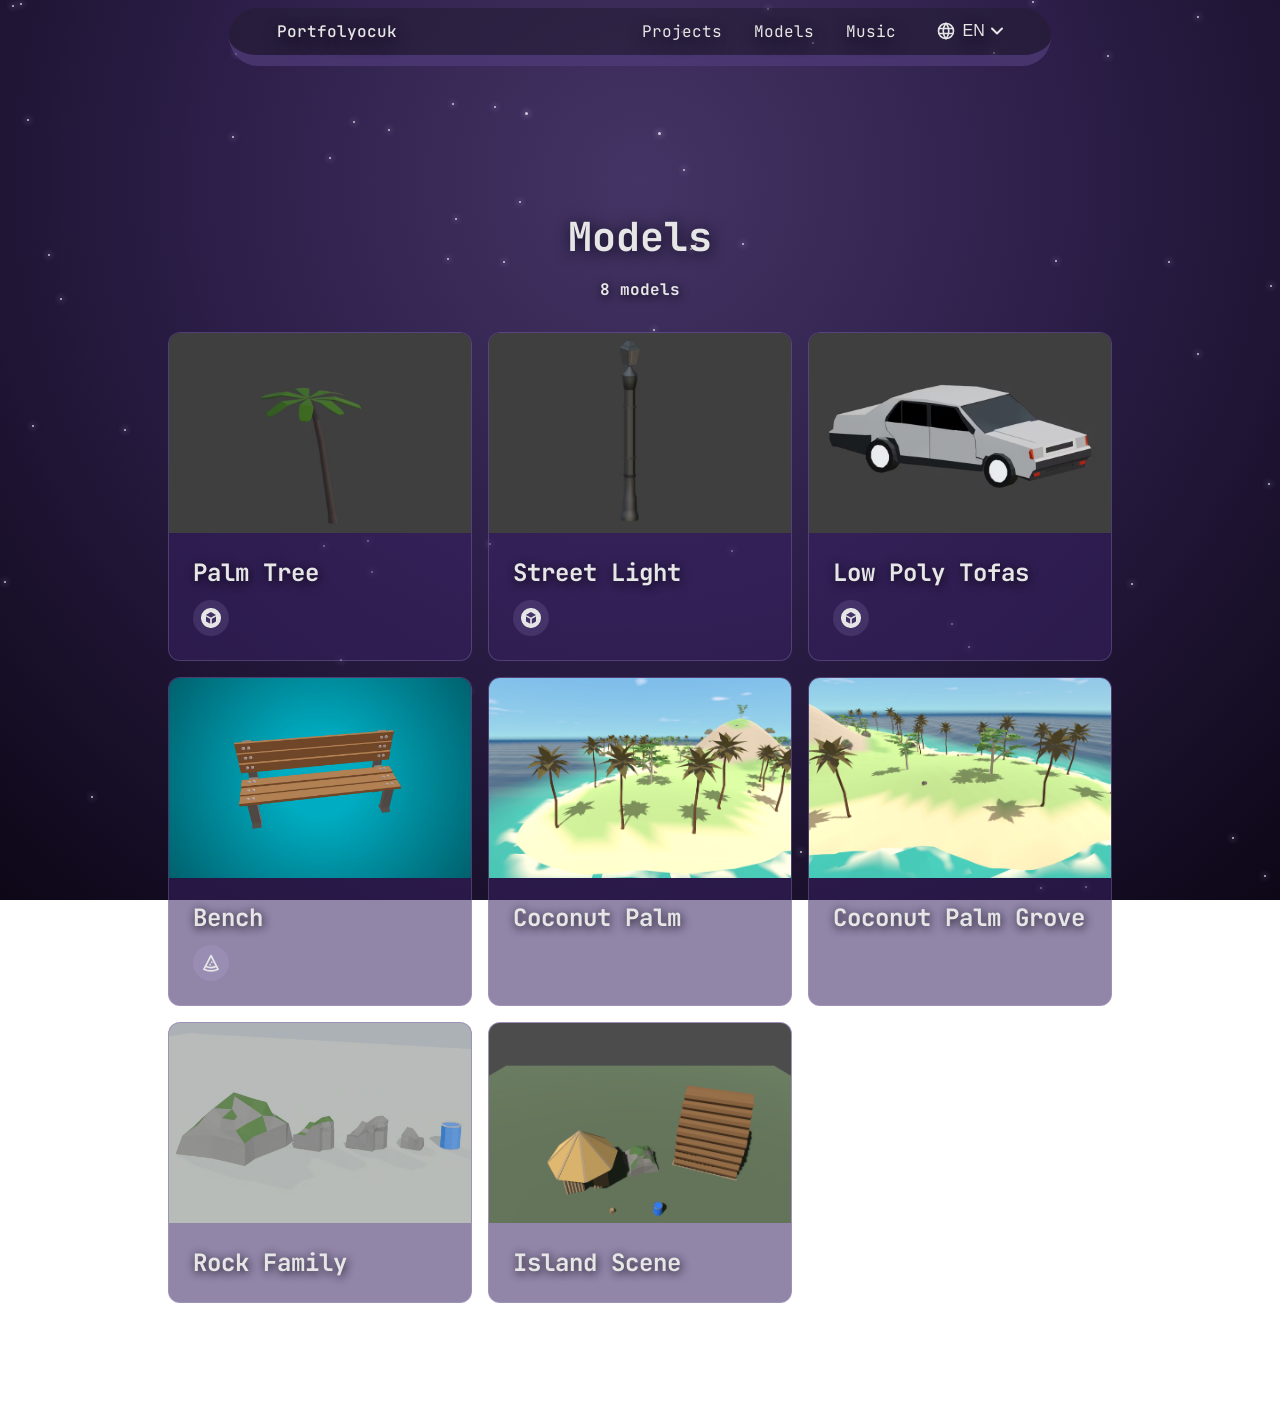
<file: pages/model.html>
<!DOCTYPE html>
<html>

<head>
  <title>Models</title>
  <link rel="preconnect" href="https://fonts.googleapis.com" />
  <link rel="preconnect" href="https://fonts.gstatic.com" crossorigin />
  <link href="https://fonts.googleapis.com/css2?family=JetBrains+Mono:ital,wght@0,100..800;1,100..800&display=swap"
    rel="stylesheet" />
  <link rel="stylesheet" href="../main.css" />
  <link rel="stylesheet" href="../styles/navbar.css" />
  <link rel="stylesheet" href="../styles/variables.css" />
  <link rel="stylesheet" href="../styles/index/projects.css" />
  <link rel="stylesheet" href="../styles/pages/models.css" />
</head>

<body>
  <div class="starfield"></div>
  <div id="navbar-sticky">
    <div id="navbar" class="navbar-border">
      <a class="navbar-button navbar-button-text navbar-text-important" href="../index.html">Portfolyocuk</a>
      <div id="navbar_right">
        <div id="navbar_menu">
          <a class="navbar-button navbar-button-text" href="../pages/project.html"> Projects </a>
          <a class="navbar-button navbar-button-text" href="../pages/model.html"> Models </a>
          <a class="navbar-button navbar-button-text" href="../pages/music.html"> Music </a>
        </div>
        <div class="navbar-language">
          <button class="navbar-button navbar-button-text navbar-language-button" id="navbar_language-button"
            aria-label="Select language">
            <svg xmlns="http://www.w3.org/2000/svg" width="20" height="20" viewBox="0 0 24 24" fill="none"
              stroke="currentColor" stroke-width="2" stroke-linecap="round" stroke-linejoin="round">
              <path stroke="none" d="M0 0h24v24H0z" fill="none" />
              <path d="M3 12a9 9 0 1 0 18 0a9 9 0 1 0 -18 0" />
              <path d="M3.6 9h16.8" />
              <path d="M3.6 15h16.8" />
              <path d="M11.5 3a17 17 0 0 0 0 18" />
              <path d="M12.5 3a17 17 0 0 1 0 18" />
            </svg>
            <span id="navbar_language-current">EN</span>
            <svg class="navbar-language-chevron" width="12" height="8" viewBox="0 0 12 8" fill="none">
              <path d="M1 1.5L6 6.5L11 1.5" stroke="currentColor" stroke-width="2" stroke-linecap="round"
                stroke-linejoin="round" />
            </svg>
          </button>
          <div id="navbar_language-dropdown" class="navbar-language-dropdown">
            <button class="navbar-language-option active" data-language="en">
              <span class="navbar-language-flag">🇬🇧</span>
              <span>English</span>
            </button>
            <button class="navbar-language-option" data-language="tr">
              <span class="navbar-language-flag">🇹🇷</span>
              <span>Türkçe</span>
            </button>
          </div>
        </div>
      </div>
    </div>
  </div>
  <button id="navbar_mobile-menu" class="navbar-mobile-menu-button" aria-label="Toggle menu">
    <svg xmlns="http://www.w3.org/2000/svg" width="24" height="24" viewBox="0 0 24 24" fill="none" stroke="currentColor"
      stroke-width="2" stroke-linecap="round" stroke-linejoin="round">
      <path stroke="none" d="M0 0h24v24H0z" fill="none" />
      <path d="M4 8l16 0" />
      <path d="M4 16l16 0" />
    </svg>
  </button>
  <div id="navbar_mobile-dropdown" class="navbar-mobile-dropdown">
    <a class="navbar-button navbar-button-text" href="../pages/project.html"> Projects </a>
    <a class="navbar-button navbar-button-text" href="../pages/model.html"> Models </a>
    <a class="navbar-button navbar-button-text" href="../pages/music.html"> Music </a>
  </div>

  <div id="models-page" class="margin-main">
    <h2 class="text-align-center h2-shadow margin-bottom-medium margin-top-large">Models</h2>
    <div class="text-align-center project-text-primary text-high-weight text-regular-shadow margin-bottom-large">
      <span id="model-count">8</span> models
    </div>

    <div class="project_grid-box">
      <div class="project-box">
        <div class="project-thumbnail">
          <img src="../images/Tree.avif" alt="Palm Tree Model" />
        </div>
        <div class="project-content">
          <h3 class="project-title">Palm Tree</h3>
          <div class="model-links">
            <a href="https://sketchfab.com/3d-models/palmtree-bc7ccf18de6e499582dde46d9a3865b6" target="_blank"
              rel="noopener noreferrer" class="model-link" aria-label="Sketchfab" title="Sketchfab">
              <svg xmlns="http://www.w3.org/2000/svg" width="20" height="20" viewBox="0 0 24 24" fill="currentColor">
                <path d="M11.3 0A11.983 11.983 0 0 0 .037 11a13.656 13.656 0 0 0 0 2 11.983 11.983 0 0 0 11.29 11h1.346a12.045 12.045 0 0 0 11.3-11.36 13.836 13.836 0 0 0 0-1.7A12.049 12.049 0 0 0 12.674 0zM15 6.51l2.99 1.74s-6.064 3.24-6.084 3.24S5.812 8.27 5.8 8.26l2.994-1.77 2.992-1.76zm-6.476 5.126L11 13v5.92l-2.527-1.4-2.46-1.43v-5.76zm9.461 1.572v2.924L15.5 17.574 13 19.017v-6.024l2.489-1.345 2.5-1.355z" />
              </svg>
            </a>
          </div>
        </div>
      </div>

      <div class="project-box">
        <div class="project-thumbnail">
          <img src="../images/Street Light.avif" alt="Street Light Model" />
        </div>
        <div class="project-content">
          <h3 class="project-title">Street Light</h3>
          <div class="model-links">
            <a href="https://sketchfab.com/3d-models/streetlight-8cc60307586841068df48326f5140200" target="_blank"
              rel="noopener noreferrer" class="model-link" aria-label="Sketchfab" title="Sketchfab">
              <svg xmlns="http://www.w3.org/2000/svg" width="20" height="20" viewBox="0 0 24 24" fill="currentColor">
                <path d="M11.3 0A11.983 11.983 0 0 0 .037 11a13.656 13.656 0 0 0 0 2 11.983 11.983 0 0 0 11.29 11h1.346a12.045 12.045 0 0 0 11.3-11.36 13.836 13.836 0 0 0 0-1.7A12.049 12.049 0 0 0 12.674 0zM15 6.51l2.99 1.74s-6.064 3.24-6.084 3.24S5.812 8.27 5.8 8.26l2.994-1.77 2.992-1.76zm-6.476 5.126L11 13v5.92l-2.527-1.4-2.46-1.43v-5.76zm9.461 1.572v2.924L15.5 17.574 13 19.017v-6.024l2.489-1.345 2.5-1.355z" />
              </svg>
            </a>
          </div>
        </div>
      </div>

      <div class="project-box">
        <div class="project-thumbnail">
          <img src="../images/Tofas.avif" alt="Low Poly Tofas Model" />
        </div>
        <div class="project-content">
          <h3 class="project-title">Low Poly Tofas</h3>
          <div class="model-links">
            <a href="https://sketchfab.com/3d-models/lowpoly-tofas-like-car-b60dfc9a7909494e945b9e0f57b96152"
              target="_blank" rel="noopener noreferrer" class="model-link" aria-label="Sketchfab" title="Sketchfab">
              <svg xmlns="http://www.w3.org/2000/svg" width="20" height="20" viewBox="0 0 24 24" fill="currentColor">
                <path d="M11.3 0A11.983 11.983 0 0 0 .037 11a13.656 13.656 0 0 0 0 2 11.983 11.983 0 0 0 11.29 11h1.346a12.045 12.045 0 0 0 11.3-11.36 13.836 13.836 0 0 0 0-1.7A12.049 12.049 0 0 0 12.674 0zM15 6.51l2.99 1.74s-6.064 3.24-6.084 3.24S5.812 8.27 5.8 8.26l2.994-1.77 2.992-1.76zm-6.476 5.126L11 13v5.92l-2.527-1.4-2.46-1.43v-5.76zm9.461 1.572v2.924L15.5 17.574 13 19.017v-6.024l2.489-1.345 2.5-1.355z" />
              </svg>
            </a>
          </div>
        </div>
      </div>
      <div class="project-box">
        <div class="project-thumbnail">
          <img src="../images/Bench.avif" alt="Low Poly Bench Model" />
        </div>
        <div class="project-content">
          <h3 class="project-title">Bench</h3>
          <div class="model-links">
            <a href="https://poly.pizza/m/PHur0J4k32" target="_blank" rel="noopener noreferrer"
              class="model-link" aria-label="Poly Pizza" title="Poly Pizza">
              <svg xmlns="http://www.w3.org/2000/svg" width="20" height="20" viewBox="0 0 24 24" fill="none"
                stroke="currentColor" stroke-width="2" stroke-linecap="round" stroke-linejoin="round">
                <path stroke="none" d="M0 0h24v24H0z" fill="none" />
                <path d="M12 21.5c-3.04 0 -5.952 -.714 -8.5 -1.983l8.5 -16.517l8.5 16.517a19.09 19.09 0 0 1 -8.5 1.983z" />
                <path d="M5.38 15.866a14.94 14.94 0 0 0 6.815 1.634a14.944 14.944 0 0 0 6.502 -1.479" />
                <path d="M13 11.01v-.01" />
                <path d="M11 14v-.01" />
              </svg>
            </a>
          </div>
        </div>
      </div>
      <div class="project-box">
        <div class="project-thumbnail">
          <img src="../images/island/CoconutPalm_game_01_coast.avif" alt="Coconut palm on the coast" />
        </div>
        <div class="project-content">
          <h3 class="project-title">Coconut Palm</h3>
        </div>
      </div>
      <div class="project-box">
        <div class="project-thumbnail">
          <img src="../images/island/CoconutPalm_game_03_grove.avif" alt="Coconut palm grove" />
        </div>
        <div class="project-content">
          <h3 class="project-title">Coconut Palm Grove</h3>
        </div>
      </div>
      <div class="project-box">
        <div class="project-thumbnail">
          <img src="../images/island/rock_family_row.avif" alt="Low poly rock set" />
        </div>
        <div class="project-content">
          <h3 class="project-title">Rock Family</h3>
        </div>
      </div>
      <div class="project-box">
        <div class="project-thumbnail">
          <img src="../images/island/island-model-test-01.avif" alt="Low poly island scene" />
        </div>
        <div class="project-content">
          <h3 class="project-title">Island Scene</h3>
        </div>
      </div>
    </div>
  </div>

  <script src="../scripts/navbar.js"></script>
  <script src="../scripts/stars.js"></script>
</body>
</html>
</file>
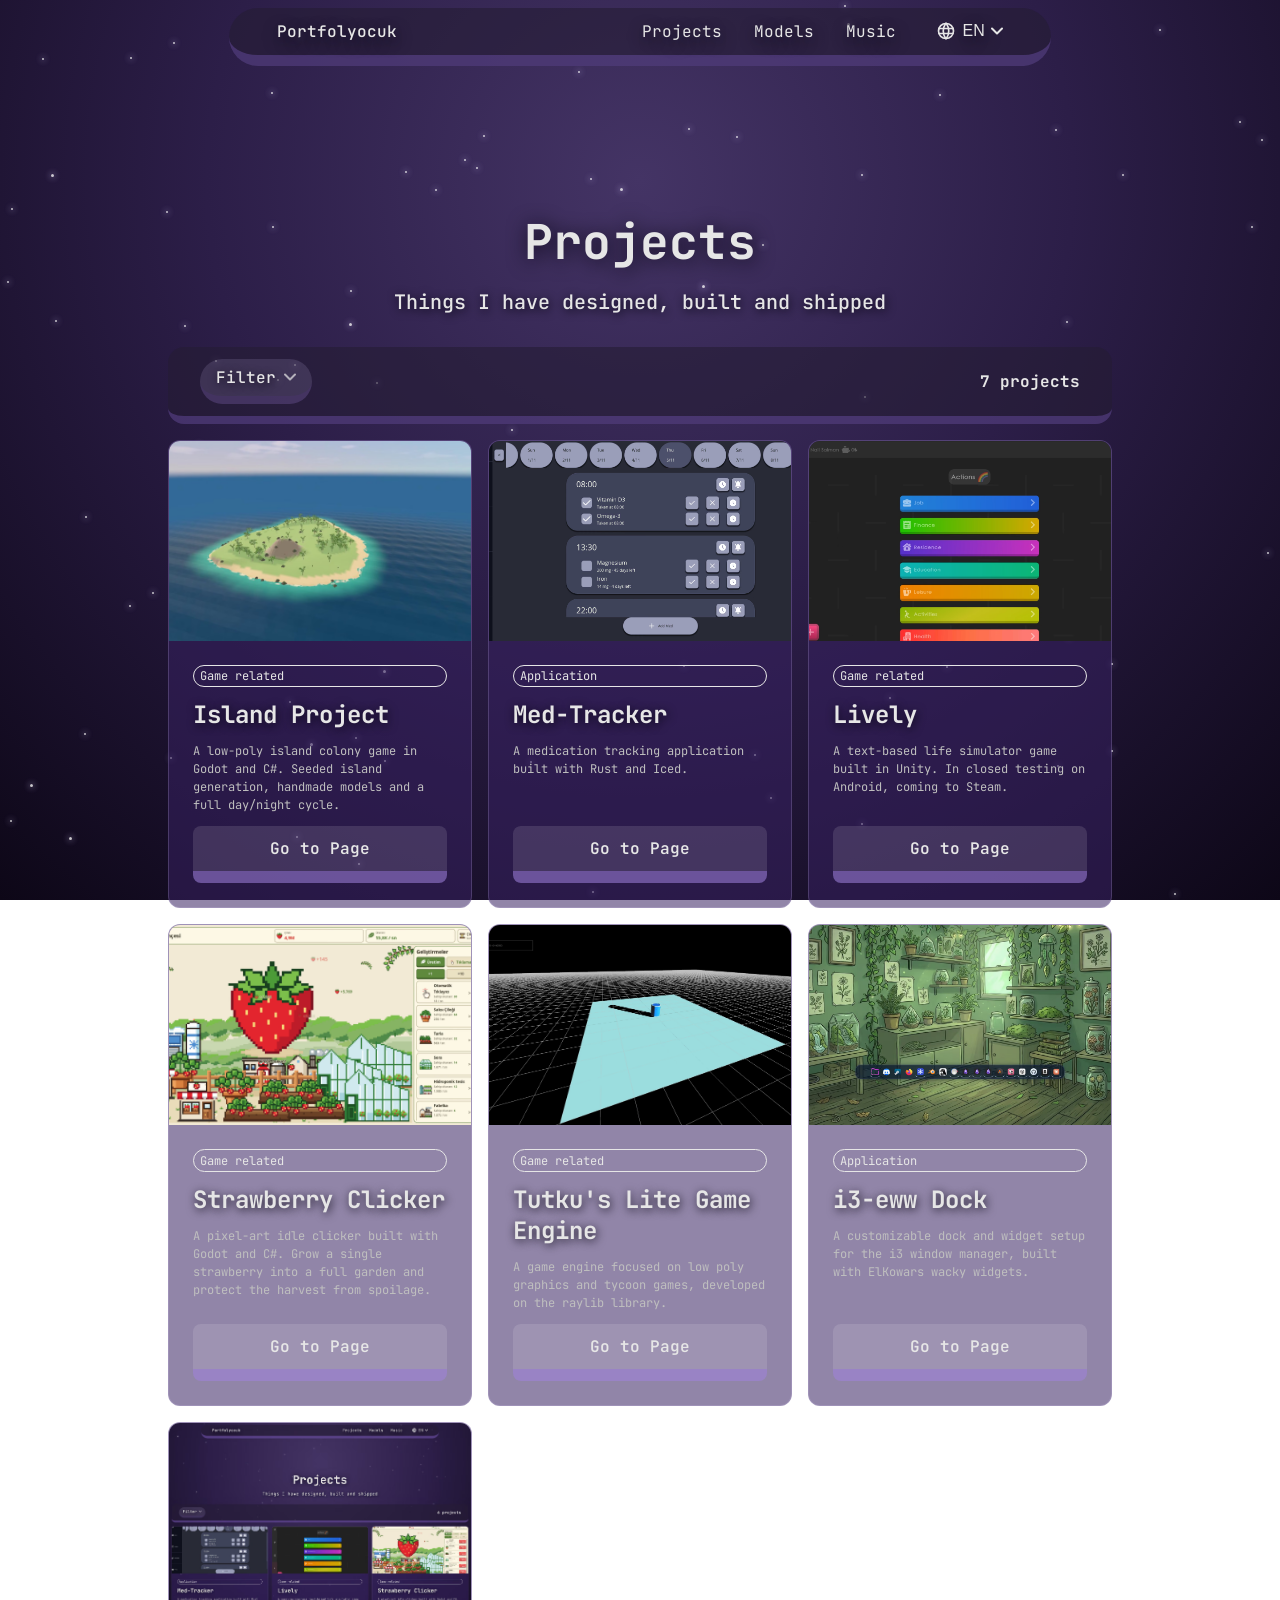
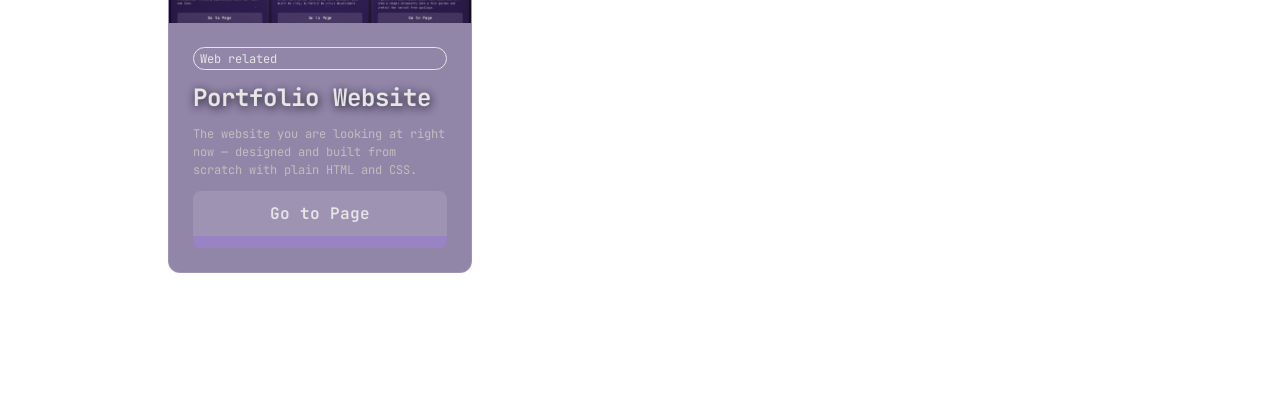
<file: pages/project.html>
<!DOCTYPE html>
<html>

<head>
  <title>Projects</title>
  <link rel="preconnect" href="https://fonts.googleapis.com" />
  <link rel="preconnect" href="https://fonts.gstatic.com" crossorigin />
  <link href="https://fonts.googleapis.com/css2?family=JetBrains+Mono:ital,wght@0,100..800;1,100..800&display=swap"
    rel="stylesheet" />
  <link rel="stylesheet" href="../main.css" />
  <link rel="stylesheet" href="../styles/navbar.css" />
  <link rel="stylesheet" href="../styles/variables.css" />
  <link rel="stylesheet" href="../styles/index/projects.css" />
</head>

<body>
  <div class="starfield"></div>
  <div id="navbar-sticky">
    <div id="navbar" class="navbar-border">
      <a class="navbar-button navbar-button-text navbar-text-important" href="../index.html">Portfolyocuk</a>
      <div id="navbar_right">
        <div id="navbar_menu">
          <a class="navbar-button navbar-button-text" href="../pages/project.html"> Projects </a>
          <a class="navbar-button navbar-button-text" href="../pages/model.html"> Models </a>
          <a class="navbar-button navbar-button-text" href="../pages/music.html"> Music </a>
        </div>
        <div class="navbar-language">
          <button class="navbar-button navbar-button-text navbar-language-button" id="navbar_language-button"
            aria-label="Select language">
            <svg xmlns="http://www.w3.org/2000/svg" width="20" height="20" viewBox="0 0 24 24" fill="none"
              stroke="currentColor" stroke-width="2" stroke-linecap="round" stroke-linejoin="round">
              <path stroke="none" d="M0 0h24v24H0z" fill="none" />
              <path d="M3 12a9 9 0 1 0 18 0a9 9 0 1 0 -18 0" />
              <path d="M3.6 9h16.8" />
              <path d="M3.6 15h16.8" />
              <path d="M11.5 3a17 17 0 0 0 0 18" />
              <path d="M12.5 3a17 17 0 0 1 0 18" />
            </svg>
            <span id="navbar_language-current">EN</span>
            <svg class="navbar-language-chevron" width="12" height="8" viewBox="0 0 12 8" fill="none">
              <path d="M1 1.5L6 6.5L11 1.5" stroke="currentColor" stroke-width="2" stroke-linecap="round"
                stroke-linejoin="round" />
            </svg>
          </button>
          <div id="navbar_language-dropdown" class="navbar-language-dropdown">
            <button class="navbar-language-option active" data-language="en">
              <span class="navbar-language-flag">🇬🇧</span>
              <span>English</span>
            </button>
            <button class="navbar-language-option" data-language="tr">
              <span class="navbar-language-flag">🇹🇷</span>
              <span>Türkçe</span>
            </button>
          </div>
        </div>
        <button id="navbar_mobile-menu" class="navbar-mobile-menu-button" aria-label="Toggle menu">
          <svg xmlns="http://www.w3.org/2000/svg" width="24" height="24" viewBox="0 0 24 24" fill="none"
            stroke="currentColor" stroke-width="2" stroke-linecap="round" stroke-linejoin="round">
            <path stroke="none" d="M0 0h24v24H0z" fill="none" />
            <path d="M4 8l16 0" />
            <path d="M4 16l16 0" />
          </svg>
        </button>
        <div id="navbar_mobile-dropdown" class="navbar-mobile-dropdown">
          <a class="navbar-button navbar-button-text" href="../pages/project.html"> Projects </a>
          <a class="navbar-button navbar-button-text" href="../pages/model.html"> Models </a>
          <a class="navbar-button navbar-button-text" href="../pages/music.html"> Music </a>
        </div>
      </div>
    </div>
  </div>

  <div id="projects-page" class="margin-main">
    <h1 class="text-align-center h1-shadow margin-bottom-medium margin-top-large">Projects</h1>
    <div class="text-align-center text-medium text-regular-shadow text-medium-weight margin-bottom-large">
      Things I have designed, built and shipped
    </div>

    <div class="project_filter-box margin-bottom-medium">
      <div class="project_filter-dropdown">
        <button class="project_filter-box-button" onclick="toggleProjectFilterDropdown()">
          <span>Filter</span>
          <svg class="project_filter-chevron" width="12" height="8" viewBox="0 0 12 8" fill="none">
            <path d="M1 1.5L6 6.5L11 1.5" stroke="currentColor" stroke-width="2" stroke-linecap="round"
              stroke-linejoin="round" />
          </svg>
        </button>
        <div id="project-filter-dropdown" class="project_filter-dropdown-content">
          <div class="project_filter-dropdown-header">Filter by category</div>
          <div class="project_filter-dropdown-tags">
            <button class="project_filter-tag">
              <span class="project_filter-tag-check"></span>
              <span>Game related</span>
            </button>
            <button class="project_filter-tag">
              <span class="project_filter-tag-check"></span>
              <span>Application</span>
            </button>
            <button class="project_filter-tag">
              <span class="project_filter-tag-check"></span>
              <span>Web related</span>
            </button>
          </div>
          <div class="project_filter-dropdown-footer">
            <button class="project_filter-clear" onclick="clearProjectFilters(event)">Clear all</button>
          </div>
        </div>
      </div>
      <div class="project-text-primary text-high-weight"><span id="project-count">7</span> projects</div>
    </div>

    <div class="project_grid-box">
      <div class="project-box" data-category="Game related">
        <div class="project-thumbnail">
          <img src="../images/IslandProject.avif" alt="Island Project Screenshot" />
        </div>
        <div class="project-content">
          <div class="project-tag">Game related</div>
          <h3 class="project-title">Island Project</h3>
          <p class="project-description">A low-poly island colony game in Godot and C#. Seeded island generation,
            handmade models and a full day/night cycle.</p>
          <a href="../pages/projects/island-project.html" class="project-button">Go to Page</a>
        </div>
      </div>

      <div class="project-box" data-category="Application">
        <div class="project-thumbnail">
          <img src="../images/Med-Tracker.avif" alt="Med-Tracker Screenshot" />
        </div>
        <div class="project-content">
          <div class="project-tag">Application</div>
          <h3 class="project-title">Med-Tracker</h3>
          <p class="project-description">A medication tracking application built with Rust and Iced.</p>
          <a href="../pages/projects/med-tracker.html" class="project-button">Go to Page</a>
        </div>
      </div>

      <div class="project-box" data-category="Game related">
        <div class="project-thumbnail">
          <img src="../images/Lively.avif" alt="Lively Screenshot" />
        </div>
        <div class="project-content">
          <div class="project-tag">Game related</div>
          <h3 class="project-title">Lively</h3>
          <p class="project-description">A text-based life simulator game built in Unity. In closed testing on Android, coming to Steam.</p>
          <a href="../pages/projects/lively.html" class="project-button">Go to Page</a>
        </div>
      </div>

      <div class="project-box" data-category="Game related">
        <div class="project-thumbnail">
          <img src="../images/StrawberryClicker.avif" alt="Strawberry Clicker Screenshot" />
        </div>
        <div class="project-content">
          <div class="project-tag">Game related</div>
          <h3 class="project-title">Strawberry Clicker</h3>
          <p class="project-description">A pixel-art idle clicker built with Godot and C#. Grow a single strawberry into a
            full garden and protect the harvest from spoilage.</p>
          <a href="../pages/projects/strawberry-clicker.html" class="project-button">Go to Page</a>
        </div>
      </div>

      <div class="project-box" data-category="Game related">
        <div class="project-thumbnail">
          <img src="../images/TutkusLiteEngine.avif" alt="Tutku's Lite Game Engine Screenshot" />
        </div>
        <div class="project-content">
          <div class="project-tag">Game related</div>
          <h3 class="project-title">Tutku's Lite Game Engine</h3>
          <p class="project-description">A game engine focused on low poly graphics and tycoon games, developed on the
            raylib library.</p>
          <a href="../pages/projects/tutkus-lite-engine.html" class="project-button">Go to Page</a>
        </div>
      </div>

      <div class="project-box" data-category="Application">
        <div class="project-thumbnail">
          <img src="../images/I3EwwDock.avif" alt="i3-eww dock screenshot" />
        </div>
        <div class="project-content">
          <div class="project-tag">Application</div>
          <h3 class="project-title">i3-eww Dock</h3>
          <p class="project-description">A customizable dock and widget setup for the i3 window manager, built with
            ElKowars wacky widgets.</p>
          <a href="../pages/projects/i3-eww-dock.html" class="project-button">Go to Page</a>
        </div>
      </div>

      <div class="project-box" data-category="Web related">
        <div class="project-thumbnail">
          <img src="../images/Portfolio.avif" alt="Portfolio Website screenshot" />
        </div>
        <div class="project-content">
          <div class="project-tag">Web related</div>
          <h3 class="project-title">Portfolio Website</h3>
          <p class="project-description">The website you are looking at right now — designed and built from scratch with
            plain HTML and CSS.</p>
          <a href="../pages/projects/portfolio-website.html" class="project-button">Go to Page</a>
        </div>
      </div>
    </div>
  </div>

  <script src="../scripts/navbar.js"></script>
  <script src="../scripts/projects.js"></script>
  <script src="../scripts/stars.js"></script>
</body>

</html>
</file>
<file: main.css>
:root {
  --glow-color: rgba(68, 52, 101, 1);
  --space-color: rgba(13, 7, 23, 1);
  --twinkle-opacity: 1;
}

body {
  font-family: "JetBrains Mono", "Courier New", monospace;
  background: var(--background-color);
  background: radial-gradient(circle at 50% 20%,
      rgba(68, 52, 101, 1) 0%,
      rgba(44, 30, 72, 1) 45%,
      rgba(13, 7, 23, 1) 100%);
  background-attachment: fixed;
}

/* ===== Cosmic starfield =====
   Two fixed layers of box-shadow "stars" (drawn by scripts/stars.js),
   drifting/twinkling slowly. Purely decorative; sits behind all content. */

.starfield {
  position: fixed;
  inset: 0;
  z-index: -1;
  pointer-events: none;
  overflow: hidden;
}

.starfield .stars-a,
.starfield .stars-b {
  position: absolute;
  inset: 0;
}

.starfield .stars-a {
  animation: star-drift 240s linear infinite;
}

.starfield .stars-b {
  animation: star-drift 360s linear infinite reverse;
}

.starfield .star {
  position: absolute;
  width: 2px;
  height: 2px;
  border-radius: 50%;
  background: rgba(255, 255, 255, 0.9);
  opacity: 0.85;
  box-shadow: 0 0 6px 1px rgba(214, 199, 249, 0.55);
  animation: star-twinkle 4s ease-in-out infinite;
}

.starfield .star.big {
  width: 3px;
  height: 3px;
  animation-duration: 6s;
}

@keyframes star-drift {
  from { transform: translate3d(0, 0, 0); }
  to   { transform: translate3d(-60px, -100px, 0); }
}

@keyframes star-twinkle {
  0%, 100% { opacity: var(--twinkle-opacity); }
  50%      { opacity: 0.35; }
}

@media (prefers-reduced-motion: reduce) {
  .starfield .stars-a,
  .starfield .stars-b,
  .starfield .star {
    animation: none;
  }
}

a {
  text-decoration: none;
}

h1 {
  font-size: 3rem;
  color: var(--primary-text-color);
  margin: 0;
}

h2 {
  font-size: 2.5rem;
  color: var(--primary-text-color);
  margin: 0;
}

.margin-top-tiny {
  margin-top: 0.25rem;
}

.margin-top-small {
  margin-top: 0.5rem;
}

.margin-top-medium {
  margin-top: 1rem;
}

.margin-top-large {
  margin-top: 2rem;
}

.margin-top-huge {
  margin-top: 4rem;
}

.margin-top-huge2 {
  margin-top: 5rem;
}

.margin-top-huge3 {
  margin-top: 6rem;
}

.margin-bottom-tiny {
  margin-bottom: 0.25rem;
}

.margin-bottom-small {
  margin-bottom: 0.5rem;
}

.margin-bottom-medium {
  margin-bottom: 1rem;
}

.margin-bottom-large {
  margin-bottom: 2rem;
}

.margin-bottom-huge {
  margin-bottom: 4rem;
}

.margin-bottom-huge2 {
  margin-bottom: 5rem;
}

.margin-bottom-huge3 {
  margin-bottom: 6rem;
}

.margin-main {
  margin-left: 8rem;
  margin-right: 8rem;
  padding-top: 7rem;
  padding-bottom: 7rem;
  padding-left: 2rem;
  padding-right: 2rem;
}

@media(width < 991px) {
  .margin-main {
    margin-left: 7rem;
    margin-right: 7rem;
    padding-top: 7rem;
    padding-bottom: 7rem;
    padding-left: 1rem;
    padding-right: 1rem;
  }
}

@media(width < 750px) {
  .margin-main {
    margin-left: 6rem;
    margin-right: 6rem;
    padding-top: 7rem;
    padding-bottom: 7rem;
    padding-left: 0.5rem;
    padding-right: 0.5rem;
  }
}

@media(width < 650px) {
  .margin-main {
    margin-left: 4rem;
    margin-right: 4rem;
    padding-top: 7rem;
    padding-bottom: 7rem;
    padding-left: 0.5rem;
    padding-right: 0.5rem;
  }
}

@media(width < 420px) {
  .margin-main {
    margin-left: 2.5rem;
    margin-right: 2.5rem;
    padding-top: 7rem;
    padding-bottom: 7rem;
    padding-left: 0.5rem;
    padding-right: 0.5rem;
  }
}


.h1-shadow {
  text-shadow: 1px 2px 20px hsla(258, 45%, 5%, 0.9);
}

.h2-shadow {
  text-shadow: 1px 2px 15px hsla(258, 45%, 5%, 0.9);
}

.text-align-center {
  text-align: center;
}

.text-regular {
  color: var(--primary-text-color);
  font-size: var(--text-size-regular);
}

.text-medium {
  color: var(--primary-text-color);
  font-size: var(--text-size-medium);
}

.text-regular-shadow {
  text-shadow: 1px 2px 10px hsla(258, 45%, 5%, 0.9);
}

.text-medium-weight {
  font-weight: 500;
}

.text-high-weight {
  font-weight: 700;
}

.text-wrap {
  overflow-wrap: break-word;
}

/*#header{
  background-color: rgba(81, 0, 122, 0.306);
}
#skills {
  background-color: rgba(81, 0, 122, 0.306);
}
#projects{
  background-color: rgba(81, 0, 122, 0.306);
}*/
</file>
<file: styles/navbar.css>
#navbar {
  background-color: hsla(262, 30%, 16%, 0.6);
  padding-left: 2rem;
  padding-right: 2rem;
  width: 60%;
  display: grid;
  grid-template-columns: auto auto;
  justify-content: space-between;
  position: relative;
}

#navbar_menu {
  display: flex;
  flex-direction: row;
}

#navbar_right {
  display: flex;
  flex-direction: row;
  align-items: center;
  gap: 0.5rem;
  position: relative;
}

.navbar-border {
  border-radius: 50px;
  border-width: 0.7rem;
  border-left: 0;
  border-right: 0;
  border-top: 0;
  border-color: hsla(259, 50%, 58%, 0.35);
  border-style: inset;
}

#navbar-sticky {
  display: flex;
  position: sticky;
  justify-content: center;
}

.navbar-button {
  background-color: transparent;
  border: none;
  padding: 0.8rem 1rem;
  border-radius: 0.5rem;
  cursor: pointer;
  transition: color linear 200ms;
}

.navbar-button-text {
  color: var(--primary-text-color);
  font-size: 1rem;
  text-shadow: 1px 5px 15px hsla(258, 45%, 5%, 0.9);

}
#navbar_mobile-menu {
    display: none;
}

.navbar-mobile-menu-button {
    background-color: transparent;
    border: none;
    color: var(--primary-text-color);
    cursor: pointer;
    padding: 0.4rem;
    border-radius: 0.5rem;
    display: flex;
    align-items: center;
    justify-content: center;
    transition: color linear 200ms;
}

.navbar-mobile-menu-button:hover {
    color: var(--secondary-text-color);
}

.navbar-mobile-dropdown {
    display: none;
    position: absolute;
    top: calc(100% + 0.5rem);
    right: 0;
    background-color: hsla(262, 34%, 12%, 0.95);
    border-radius: 0.75rem;
    padding: 0.5rem;
    min-width: 160px;
    flex-direction: column;
    gap: 0.25rem;
    box-shadow: 0 8px 24px hsla(0, 0%, 0%, 0.3);
    backdrop-filter: blur(8px);
    border: 1px solid hsla(259, 50%, 58%, 0.35);
    z-index: 100;
}

.navbar-mobile-dropdown.open {
    display: flex;
}

.navbar-mobile-dropdown .navbar-button {
    text-align: left;
    width: 100%;
}

.navbar-text-important {
  font-weight: 500;
}

.navbar-button:hover {
  color: var(--secondary-text-color);

}

.navbar-language {
  position: relative;
  display: flex;
  align-items: center;
}

.navbar-language-button {
  display: flex;
  align-items: center;
  gap: 0.4rem;
}

.navbar-language-chevron {
  transition: transform linear 200ms;
}

.navbar-language.open .navbar-language-chevron {
  transform: rotate(180deg);
}

.navbar-language-dropdown {
  display: none;
  position: absolute;
  top: calc(100% + 0.5rem);
  right: 0;
  background-color: hsla(262, 34%, 12%, 0.95);
  border-radius: 0.75rem;
  padding: 0.5rem;
  min-width: 140px;
  flex-direction: column;
  gap: 0.25rem;
  box-shadow: 0 8px 24px hsla(0, 0%, 0%, 0.3);
  backdrop-filter: blur(8px);
  border: 1px solid hsla(259, 50%, 58%, 0.35);
  z-index: 100;
}

.navbar-language.open .navbar-language-dropdown {
  display: flex;
}

.navbar.navbar-language-option {
  background-color: transparent;
  border: none;
  color: var(--primary-text-color);
  font-size: 1rem;
  padding: 0.6rem 0.8rem;
  border-radius: 0.5rem;
  cursor: pointer;
  display: flex;
  align-items: center;
  gap: 0.5rem;
  text-align: left;
  width: 100%;
  transition: color linear 200ms;
}

.navbar-language-option:hover {
  color: var(--secondary-text-color);
}

.navbar-language-option.active {
  color: var(--secondary-text-color);
  font-weight: 500;
}

.navbar-language-flag {
  font-size: 1.1rem;
  line-height: 1;
}
@media (width < 771px) {
  #navbar_menu {
    display: none;
  }
  #navbar_mobile-menu {
    display: flex;
  }
}
</file>
<file: styles/variables.css>
:root {
    --background-color: hsl(258, 62%, 68%);
    --primary-text-color: hsl(0, 0%, 90%);
    --secondary-text-color: hsl(0, 0%, 75%);
    --text-size-tiny: 0.5rem;
    --text-size-small: 0.75rem;
    --text-size-regular: 1rem;
    --text-size-medium: 1.25rem;
}
@media (width < 1100px) {
    :root {
        --text-size-tiny: 0.45rem;
        --text-size-small: 0.7rem;
        --text-size-regular: 0.9rem;
        --text-size-medium: 1.15rem;
    }
}
@media (width < 991px) {
    :root {
        --text-size-tiny: 0.42rem;
        --text-size-small: 0.67rem;
        --text-size-regular: 0.85rem;
        --text-size-medium: 1.1rem;
    }
}
@media (width < 650px) {
    :root {
        --text-size-tiny: 0.35rem;
        --text-size-small: 0.6rem;
        --text-size-regular: 0.8rem;
        --text-size-medium: 1rem;
    }
}
</file>
<file: styles/index/projects.css>
.project_grid-box {
    display: grid;
    grid-template-columns: repeat(3, 1fr);
    gap: 1rem;
}

.project-box {
    background-color: hsla(259, 48%, 26%, 0.55);
    border: 1px solid rgba(214, 199, 249, 0.2);
    border-radius: 12px;
    overflow: hidden;
    display: flex;
    flex-direction: column;
    transition: transform 0.2s ease, box-shadow 0.2s ease;
}

.project-box:hover {
    transform: translateY(-4px);
    box-shadow: 0 8px 25px rgba(13, 7, 23, 0.5);
}

.project-thumbnail {
    width: 100%;
    height: 200px;
    overflow: hidden;
    background-color: rgba(0, 0, 0, 0.2);
}

.project-thumbnail img {
    width: 100%;
    height: 100%;
    object-fit: cover;
    display: block;
}

.project-content {
    padding: 1.5rem;
    display: flex;
    flex-direction: column;
    flex-grow: 1;
    gap: 0.75rem;
}

.project-title {
    color: var(--primary-text-color);
    font-size: 1.5rem;
    margin: 0;
    font-weight: 700;
    text-shadow: 1px 2px 10px hsla(258, 45%, 5%, 0.9);
}

.project-description {
    color: var(--secondary-text-color);
    font-size: var(--text-size-small);
    line-height: 1.5;
    margin: 0;
    flex-grow: 1;
}

.project-button {
    display: inline-block;
    text-align: center;
    padding: 0.75rem 1.5rem;
    background-color: rgba(255, 255, 255, 0.12);
    border-radius: 8px;
    border-style: inset;
    border-top-width: 0rem;
    border-left-width: 0rem;
    border-right: 0rem;
    border-bottom-width: 0.75rem;
    border-color: hsla(259, 55%, 65%, 0.5);
    color: var(--primary-text-color);
    text-decoration: none;
    font-weight: 600;
    font-size: var(--text-size-regular);
    transition: background-color 0.2s ease, border-color 0.2s ease;
    transition: border 0.2s ease;
    margin-top: auto;
}

.project-button:hover {
    background-color: rgba(255, 255, 255, 0.22);
    border-color: rgba(214, 199, 249, 0.5);
    border-bottom-width: 0.5rem;
}

/* ===== Category tag pill (same recipe as skill-card tags) ===== */

.project-tag {
    display: inline-block;
    border: 1px solid hsl(0, 0%, 90%);
    border-radius: 1rem;
    padding: 0.15rem 0.4rem;
    color: var(--primary-text-color);
    font-size: var(--text-size-small);
}

.project-text-primary {
    color: var(--primary-text-color);
    font-size: var(--text-size-regular);
}

/* ===== Filter bar + category dropdown (mirrors the skills filter) ===== */

.project_filter-box {
    display: flex;
    justify-content: space-between;
    align-items: center;
    padding: 0.75rem 2rem;
    border-radius: 1rem;
    border-width: 0;
    border-bottom-width: 0.5rem;
    border-color: hsla(259, 50%, 58%, 0.35);
    border-style: inset;
    background-color: hsla(262, 30%, 16%, 0.6);
    position: relative;
}

.project_filter-dropdown {
    position: relative;
    display: inline-block;
}

.project_filter-box-button {
    display: inline-flex;
    align-items: center;
    gap: 0.5rem;
    background: rgba(214, 199, 249, 0.14);
    border-right: 0rem;
    border-top: 0rem;
    border-left: 0rem;
    border-bottom-width: 0.5rem;
    border-color: hsla(259, 50%, 58%, 0.35);
    color: var(--primary-text-color);
    font-size: var(--text-size-regular);
    font-weight: 500;
    font-family: inherit;
    cursor: pointer;
    padding: 0.5rem 1rem;
    border-radius: 25px;
    transition: all 0.2s ease;
    text-shadow: 1px 2px 10px hsla(258, 45%, 5%, 0.9);
}

.project_filter-box-button:hover {
    background: rgba(214, 199, 249, 0.28);
    border-color: hsla(259, 55%, 65%, 0.5);
}

.project_filter-box-button .project_filter-chevron {
    transition: transform 0.25s ease;
    opacity: 0.7;
}

.project_filter-dropdown.open .project_filter-box-button .project_filter-chevron {
    transform: rotate(180deg);
}

.project_filter-dropdown-content {
    visibility: hidden;
    opacity: 0;
    transform: translateY(-6px) scale(0.97);
    position: absolute;
    top: calc(100% + 0.6rem);
    left: 0;
    z-index: 100;
    min-width: 260px;
    padding: 0.75rem 0.5rem;
    border-radius: 1rem;
    background-color: hsla(262, 34%, 12%, 0.94);
    border-color: hsla(259, 50%, 58%, 0.35);
    border-style: inset;
    border-width: 0;
    border-bottom-width: 0.5rem;
    box-shadow: 0 12px 32px hsla(0, 0%, 0%, 0.5);
    backdrop-filter: blur(12px);
    transition: all 0.2s cubic-bezier(0.16, 1, 0.3, 1);
    transform-origin: top left;
}

.project_filter-dropdown-content.show {
    visibility: visible;
    opacity: 1;
    transform: translateY(0) scale(1);
}

.project_filter-dropdown-content::before {
    content: '';
    position: absolute;
    top: -6px;
    left: 2rem;
    width: 12px;
    height: 12px;
    background-color: hsla(262, 34%, 12%, 0.94);
    transform: rotate(45deg);
    border-radius: 2px;
}

.project_filter-dropdown-header {
    color: var(--secondary-text-color);
    font-size: var(--text-size-small);
    font-weight: 500;
    text-transform: uppercase;
    letter-spacing: 0.05em;
    padding: 0.5rem 0.75rem 0.25rem;
    margin-bottom: 0.25rem;
    user-select: none;
}

.project_filter-dropdown-tags {
    display: flex;
    flex-direction: column;
    gap: 0.25rem;
    padding: 0 0.25rem;
}

.project_filter-tag {
    display: flex;
    align-items: center;
    gap: 0.6rem;
    width: 100%;
    text-align: left;
    cursor: pointer;
    background: transparent;
    border: none;
    border-radius: 0.6rem;
    padding: 0.55rem 0.65rem;
    color: var(--primary-text-color);
    font-size: var(--text-size-small);
    font-family: inherit;
    transition: all 0.15s ease;
}

.project_filter-tag:hover {
    background-color: hsla(258, 25%, 30%, 0.4);
}

.project_filter-tag-check {
    display: inline-block;
    width: 16px;
    height: 16px;
    border-radius: 4px;
    border: 1.5px solid hsla(258, 35%, 75%, 0.45);
    flex-shrink: 0;
    position: relative;
    transition: all 0.15s ease;
}

.project_filter-tag.active .project_filter-tag-check {
    background-color: hsl(258, 62%, 68%);
    border-color: hsl(258, 62%, 68%);
}

.project_filter-tag.active .project_filter-tag-check::after {
    content: '';
    position: absolute;
    left: 4.5px;
    top: 1.5px;
    width: 4px;
    height: 8px;
    border: solid white;
    border-width: 0 2px 2px 0;
    transform: rotate(45deg);
}

.project_filter-tag.active {
    color: hsl(258, 82%, 88%);
}

.project_filter-dropdown-footer {
    margin-top: 0.5rem;
    padding: 0.5rem 0.75rem 0.25rem;
    border-top: 1px solid hsla(259, 50%, 58%, 0.35);
}

.project_filter-clear {
    background: transparent;
    border: none;
    color: var(--secondary-text-color);
    font-size: var(--text-size-small);
    font-family: inherit;
    cursor: pointer;
    padding: 0.25rem 0;
    transition: color 0.15s ease;
}

.project_filter-clear:hover {
    color: var(--primary-text-color);
}

.project_filter-box-button[data-count] {
    background: hsla(258, 62%, 68%, 0.25);
    border-color: hsla(258, 62%, 68%, 0.5);
}

.project_filter-box-button[data-count]:hover {
    background: hsla(258, 62%, 68%, 0.4);
    border-color: hsla(258, 62%, 68%, 0.7);
}

.project_grid-empty {
    grid-column: 1 / -1;
    text-align: center;
    padding: 3rem 1rem;
    color: var(--secondary-text-color);
    font-size: var(--text-size-medium);
    text-shadow: 1px 2px 10px hsla(258, 45%, 5%, 0.9);
}

@media (max-width: 1024px) {
    .project_grid-box {
        grid-template-columns: repeat(2, 1fr);
    }
}

@media (max-width: 640px) {
    .project_grid-box {
        grid-template-columns: 1fr;
    }

    .project_filter-box {
        flex-direction: column;
        gap: 1rem;
    }
}
</file>
<file: styles/pages/models.css>
/* ===== Models listing page (pages/model.html) =====
   Reuses .project_grid-box, .project-box, .project-thumbnail,
   .project-content and .project-title from styles/index/projects.css;
   this file only adds the model-specific icon links. */

/* Row of round icon links under the title. */
.model-links {
    display: flex;
    flex-wrap: wrap;
    gap: 0.5rem;
}

/* Smaller version of .header-social-link (index header). */
.model-link {
    display: inline-flex;
    align-items: center;
    justify-content: center;
    width: 36px;
    height: 36px;
    border-radius: 50%;
    background-color: rgba(214, 199, 249, 0.12);
    color: var(--primary-text-color);
    text-decoration: none;
    transition: background-color 0.2s ease, transform 0.15s ease;
}

.model-link:hover {
    background-color: rgba(214, 199, 249, 0.28);
    transform: translateY(-2px);
}
</file>
